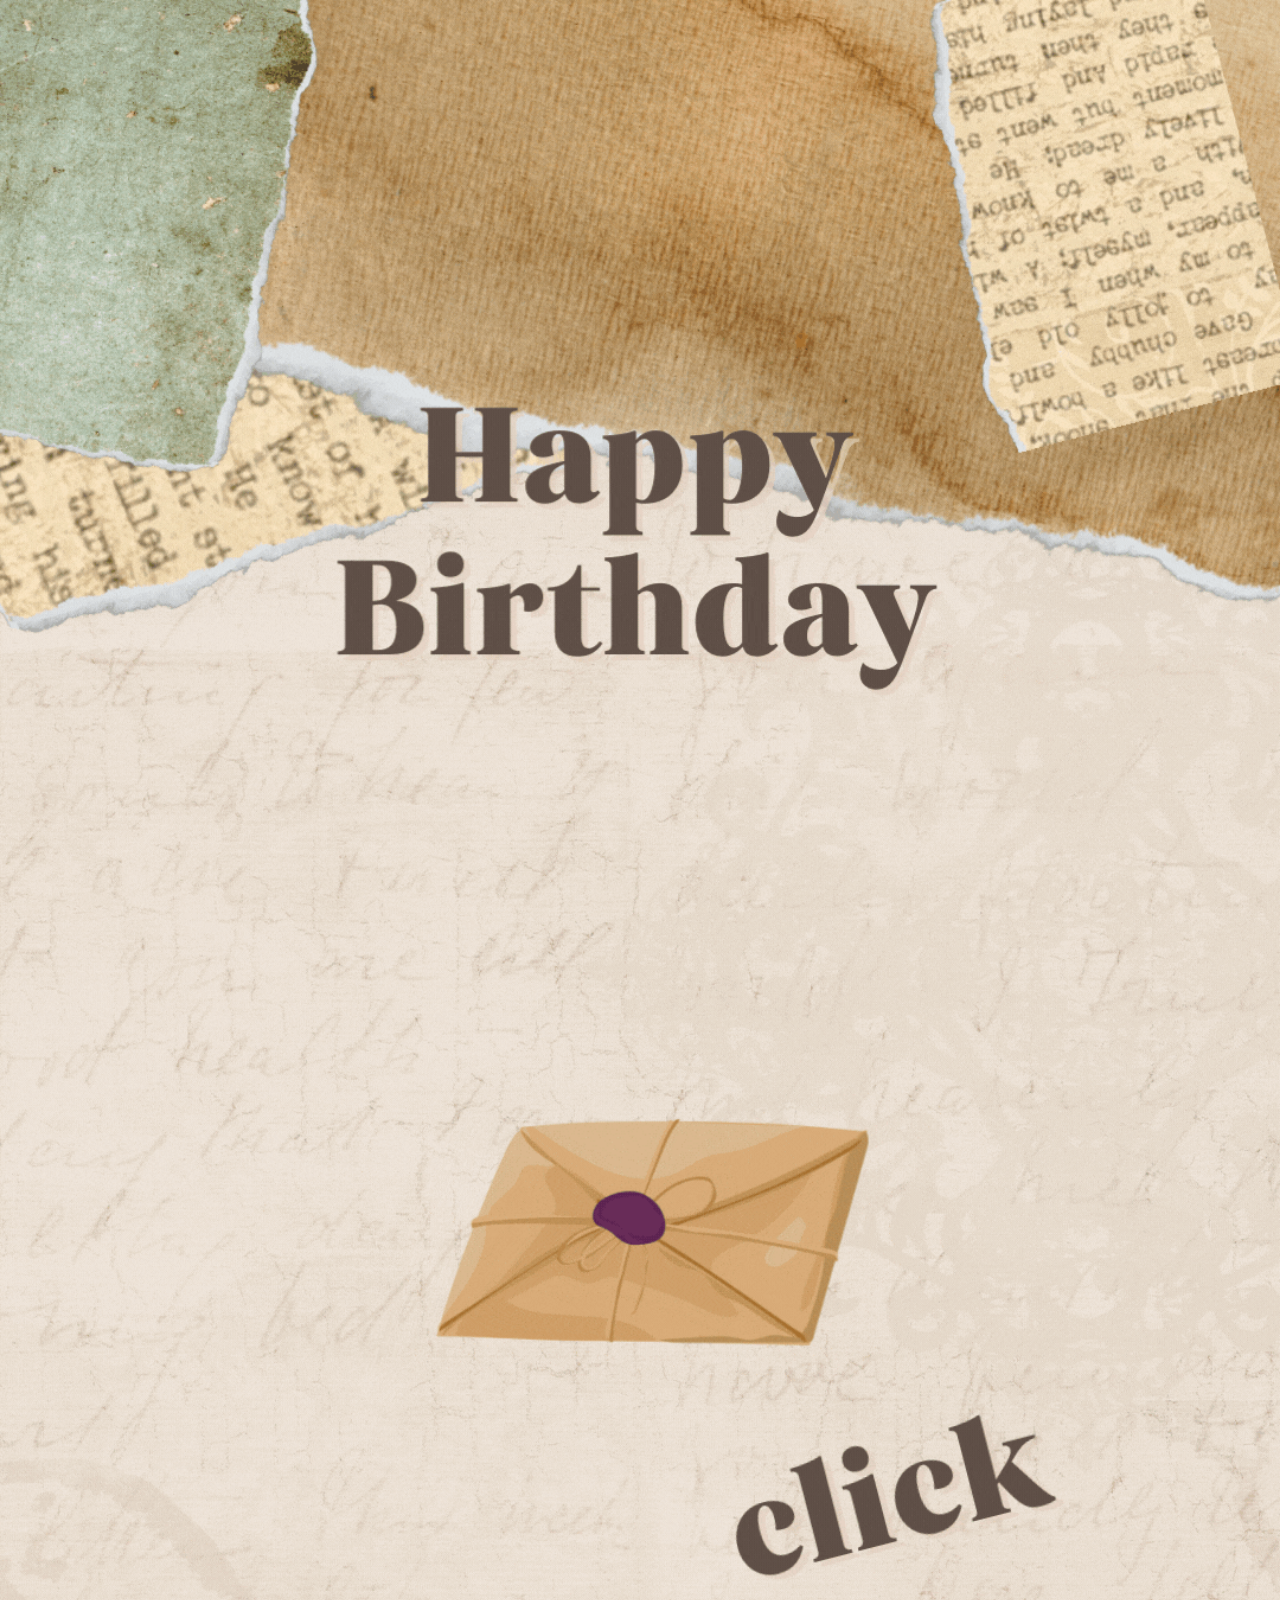
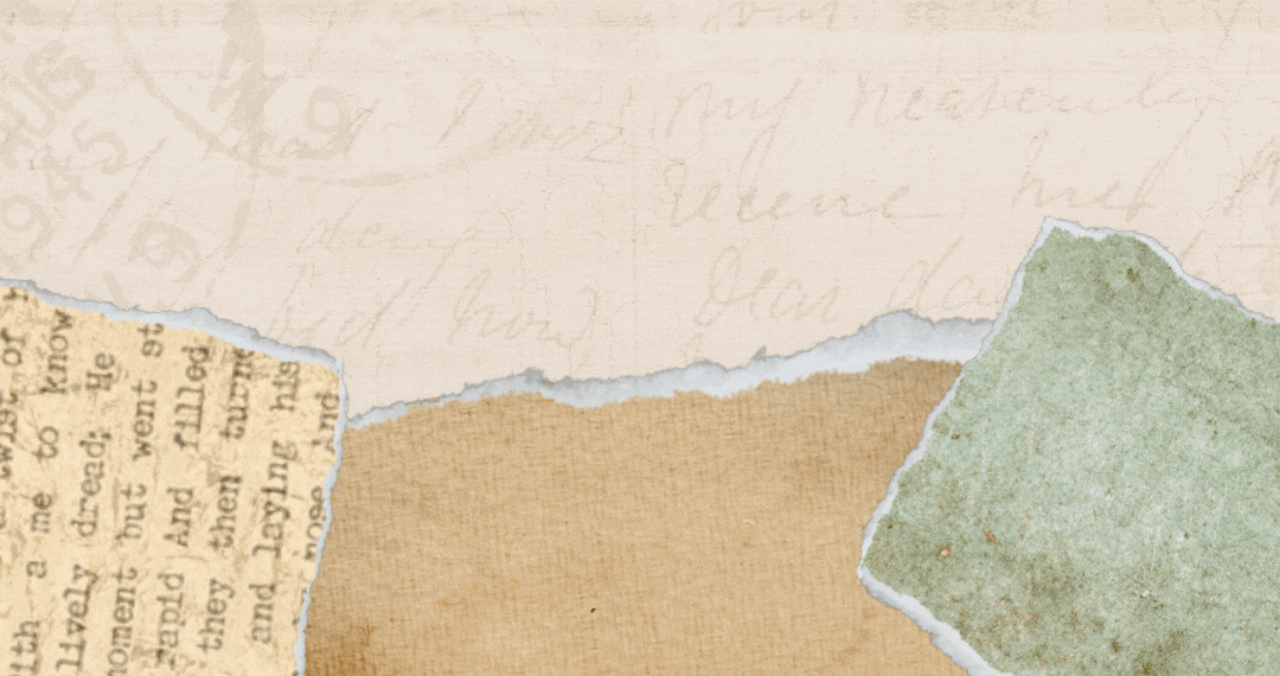
<file: index.html>
<!DOCTYPE html>
<html lang="zh-TW">
<head>
    <meta charset="UTF-8">
    <meta name="viewport" content="width=device-width, initial-scale=1.0">
    <title>生日快樂！</title>
    <link rel="stylesheet" href="css/style.css">
</head>
<body>
    <div class="a35">
        <img class="bg" src="./image/click here.gif" alt=""> 
    </div>
    <a href="./html/happybirthday.html">
        <div class="a36"></div>    
    </a>
    </div>
</body>
</html>
</file>
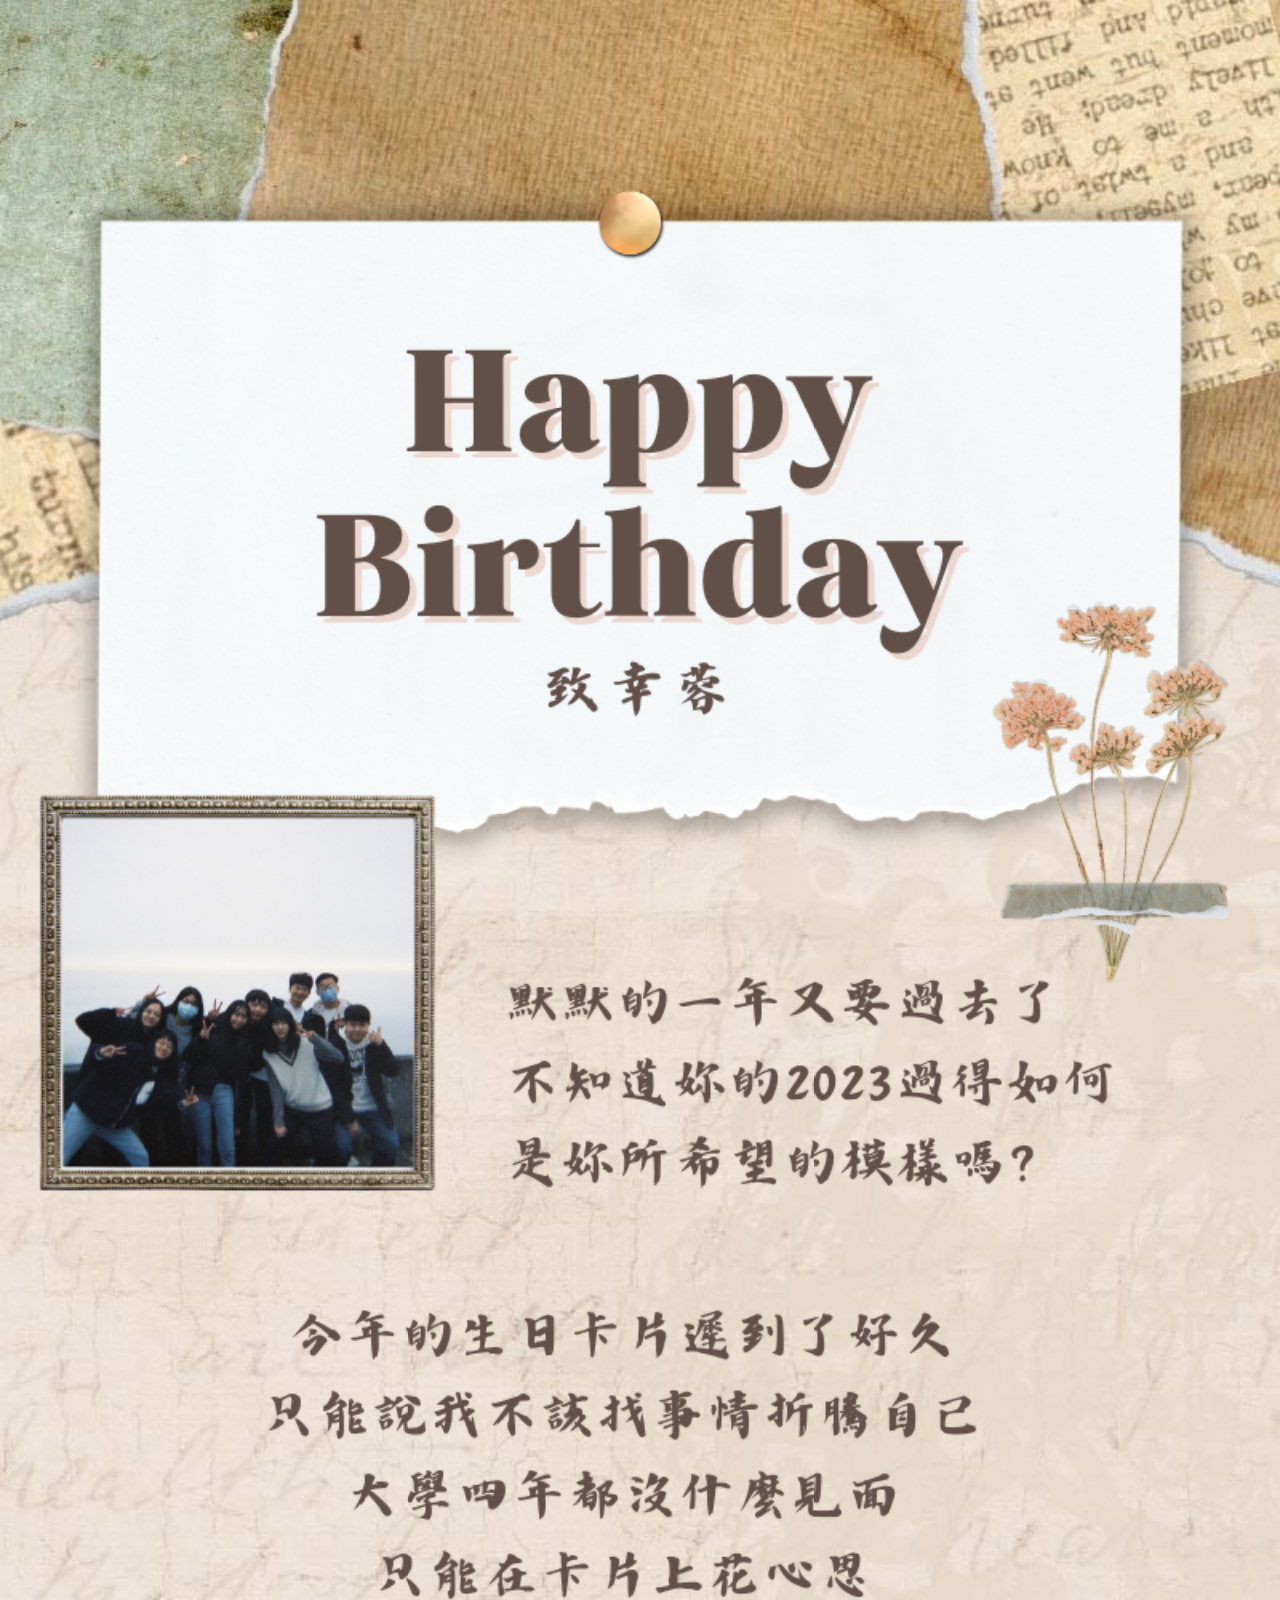
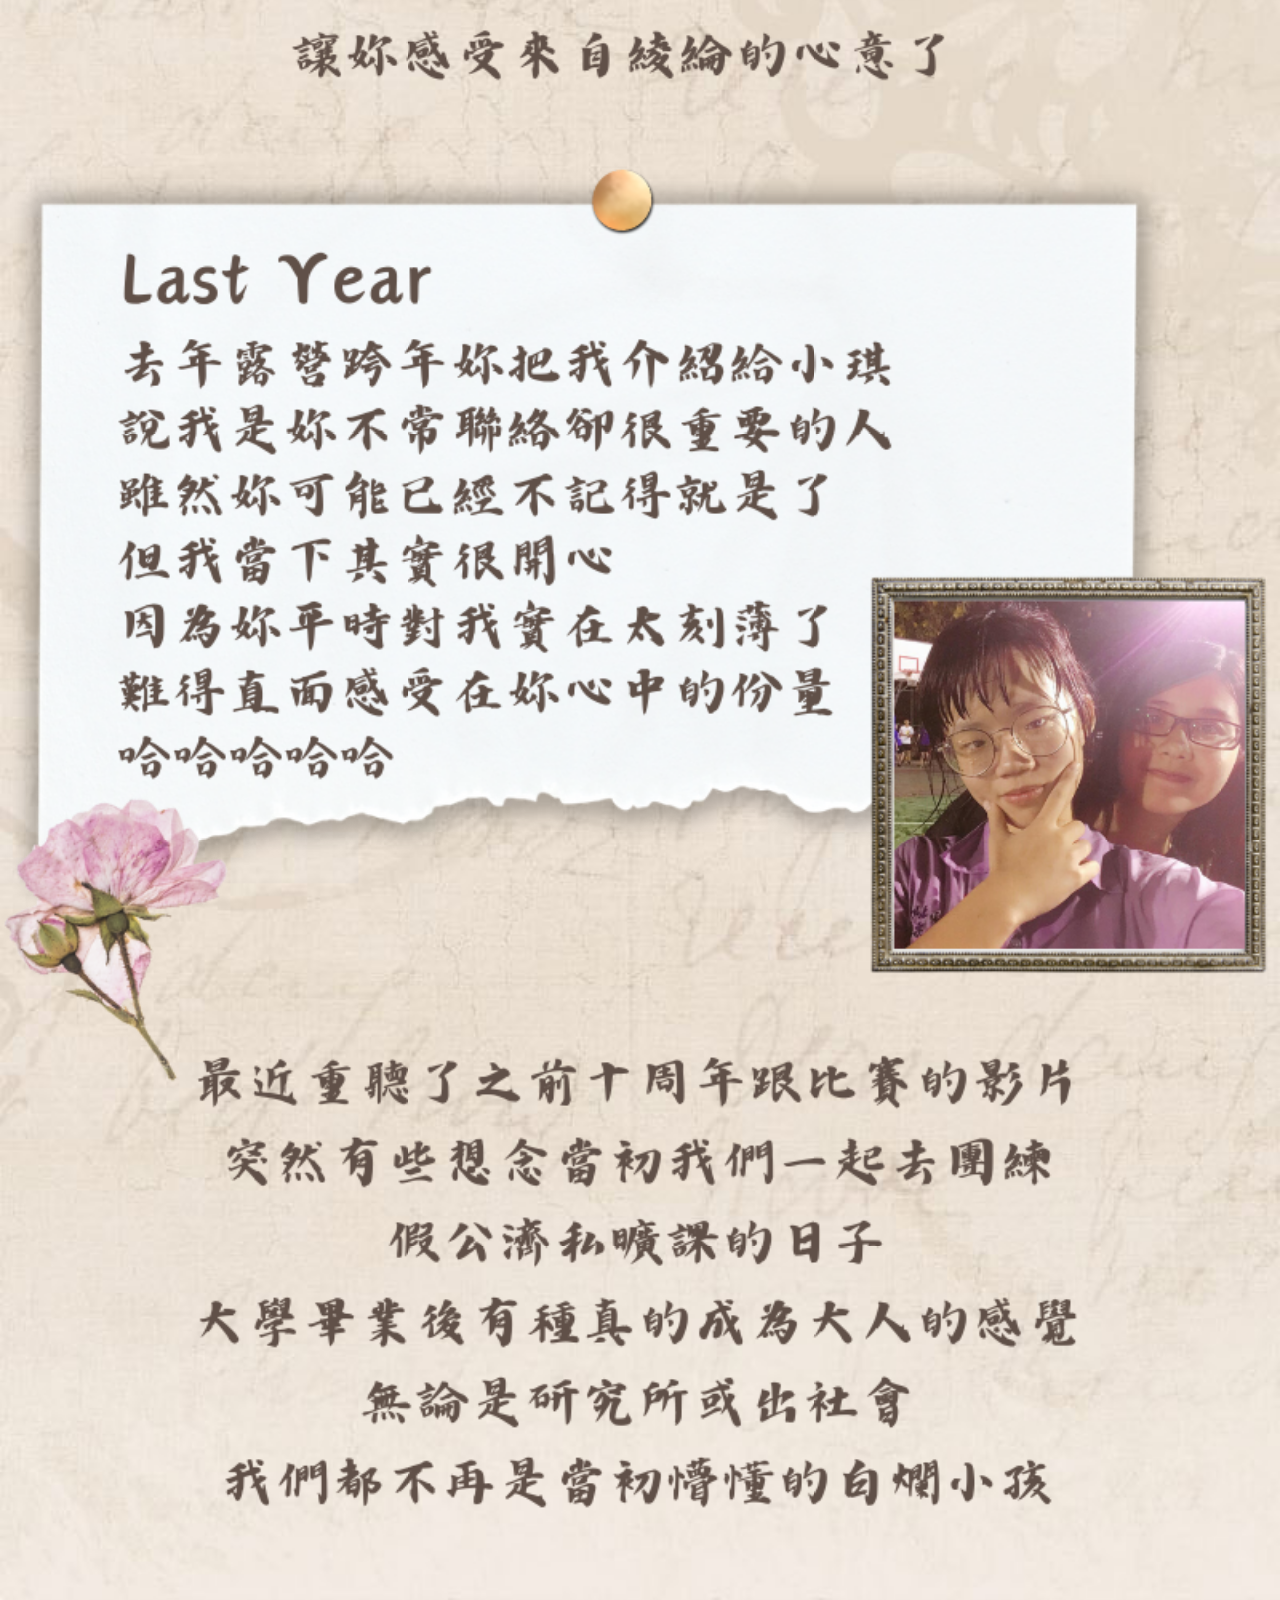
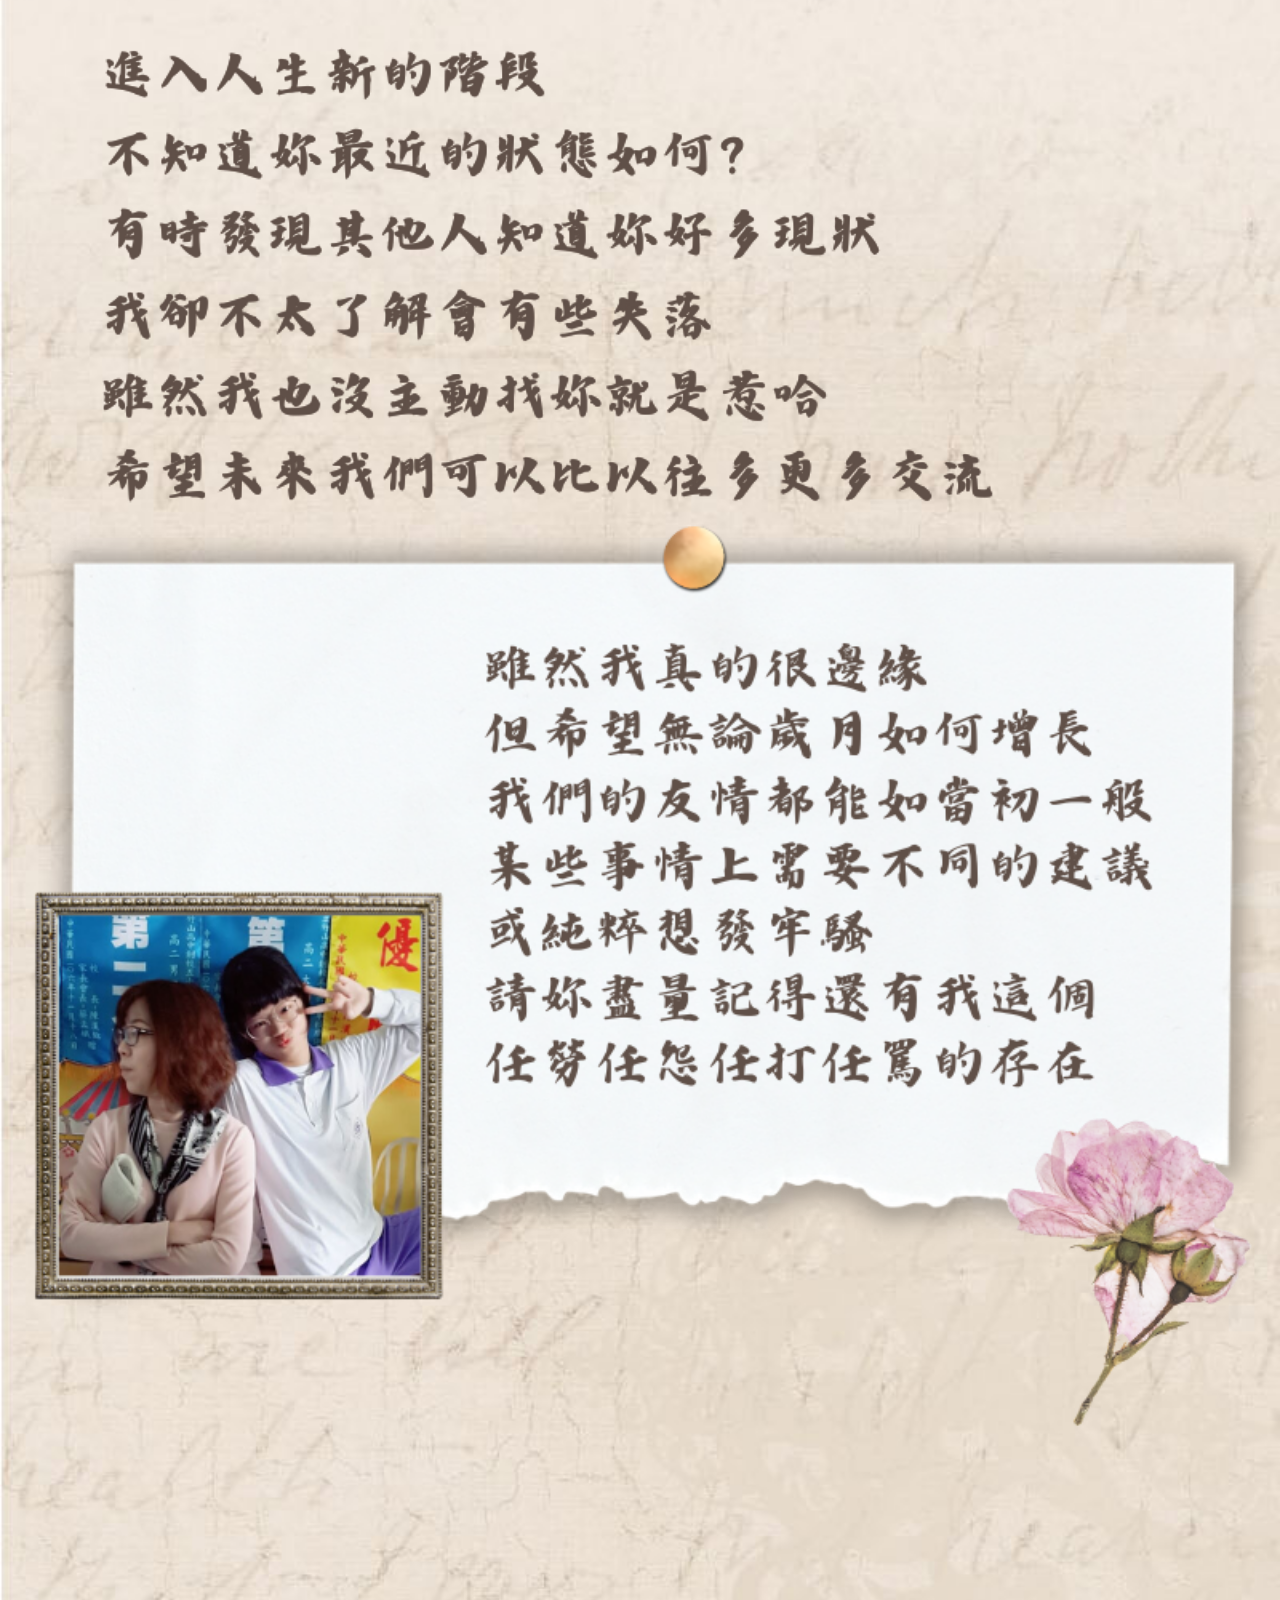
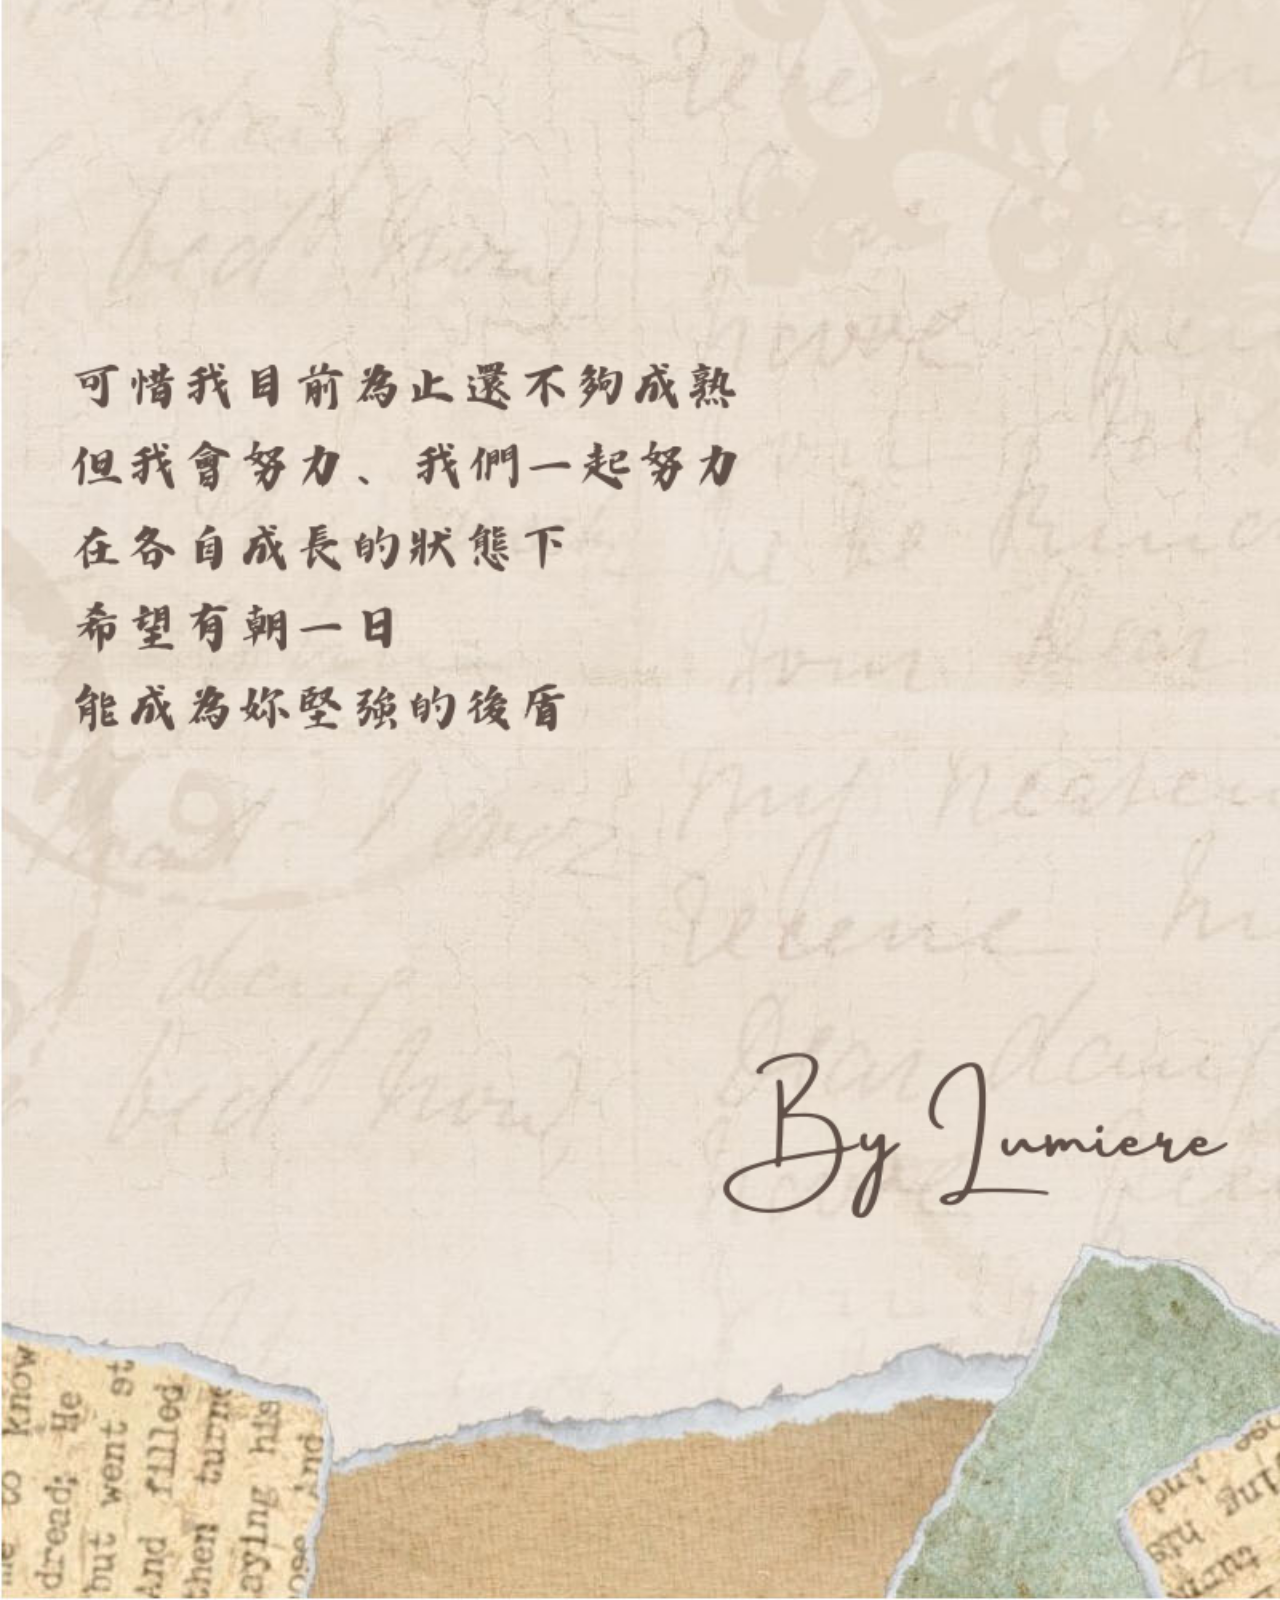
<file: html/happybirthday.html>
<!DOCTYPE html>
<html lang="en">
<head>
    <meta charset="UTF-8">
    <meta name="viewport" content="width=device-width, initial-scale=1.0">
    <title>生日快樂！</title>
    <link rel="stylesheet" href="../css/style.css">
    <link href="https://unpkg.com/aos@2.3.1/dist/aos.css" rel="stylesheet">
    <script src="https://unpkg.com/aos@2.3.1/dist/aos.js"></script>
</head>
<body>
    <div class="a35">
        <img class="bg1" src="../image/bg.jpg" alt="">
        <img data-aos="fade-up" data-aos-duration="1200" class="first" src="../image/4.png" alt="">
        <img data-aos="fade-up" data-aos-duration="1400" class="first" src="../image/5.png" alt="">
        <img data-aos="fade-up" data-aos-duration="1600" class="first" src="../image/6.png" alt="">
        <img data-aos="fade-up" data-aos-duration="1800" class="first" src="../image/7.png" alt="">
        <img data-aos="fade-up" data-aos-duration="2000" class="first" src="../image/8.png" alt="">
        <img data-aos="fade-up" data-aos-duration="2200" class="first" src="../image/9.png" alt="">
        <img data-aos="fade-up" data-aos-duration="2400" class="first" src="../image/10.png" alt="">
        <img data-aos="fade-up" data-aos-duration="2600" class="first" src="../image/11.png" alt="">
        <img data-aos="fade-up" data-aos-duration="2800" class="first" src="../image/12.png" alt="">
        <img data-aos="fade-up" data-aos-duration="3000" class="first" src="../image/13.png" alt="">
        <img data-aos="fade-up" data-aos-duration="3000" class="second" src="../image/15.png" alt="">
        <img data-aos="fade-up" data-aos-duration="3000" class="second" src="../image/16.png" alt="">
        <img data-aos="fade-up" data-aos-duration="3000" class="second" src="../image/17.png" alt="">
        <img data-aos="fade-up" data-aos-duration="3000" class="second" src="../image/18.png" alt="">
        <img data-aos="fade-up" data-aos-duration="3000" class="second" src="../image/19.png" alt="">
        <img data-aos="fade-up" data-aos-duration="3000" class="second" src="../image/20.png" alt="">
        <img data-aos="fade-up" data-aos-duration="3000" class="second" src="../image/21.png" alt="">
        <img data-aos="fade-up" data-aos-duration="3000" class="second" src="../image/22.png" alt="">
        <img data-aos="fade-up" data-aos-duration="3000" class="second" src="../image/23.png" alt="">
        <img data-aos="fade-up" data-aos-duration="3000" class="second" src="../image/24.png" alt="">
        <img data-aos="fade-up" data-aos-duration="3000" class="second" src="../image/25.png" alt="">
        <img data-aos="fade-up" data-aos-duration="3000" class="second" src="../image/26.png" alt="">
    </div>
    <script>
        AOS.init();
        AOS.refresh();
        document.addEventListener('aos:in', ({ detail }) => {
        console.log('animated in', detail);
        // ...
        });

        document.addEventListener('aos:out', ({ detail }) => {
        console.log('animated out', detail);
        // ...
        });
    </script>
</body>
</html>
</file>
<file: css/style.css>
@import url('https://fonts.googleapis.com/css2?family=Ma+Shan+Zheng&display=swap');
*{
    margin: 0;
	padding: 0;
	box-sizing: border-box;
	scroll-behavior: smooth;
	text-decoration: none;
	list-style: none;
    font-family: 'Ma Shan Zheng', cursive;
    position: relative;
}
.a35 .bg{
    position: absolute;
    top: 0;
    left: 0;
    width: 100%;
}
/* .a35 .a div{
    position: absolute;
    background-color: #fff;
    width: 300px;
    height: 150px;
    top: 200px;
    left: 200px;
    z-index: 1000;
} */
.a36{
    position: absolute;
    top: 310px;
    left: 125px;
    width: 150px;
    height: 120px;
}
/* happybirthday */
.a35{
    width: 100%;
    position: relative;
}
.a35 .bg1{
    position: absolute;
    top: 0;
    left: 0;
    width: 100%;
}
.a35 .first{
    position: absolute;
    top: 0;
    left: 0;
    z-index: 1000;
    width: 100%;
}
.a35 .second{
    position: absolute;
    top: 0;
    left: 0;
    z-index: 1000;
    width: 100%;
}
</file>
